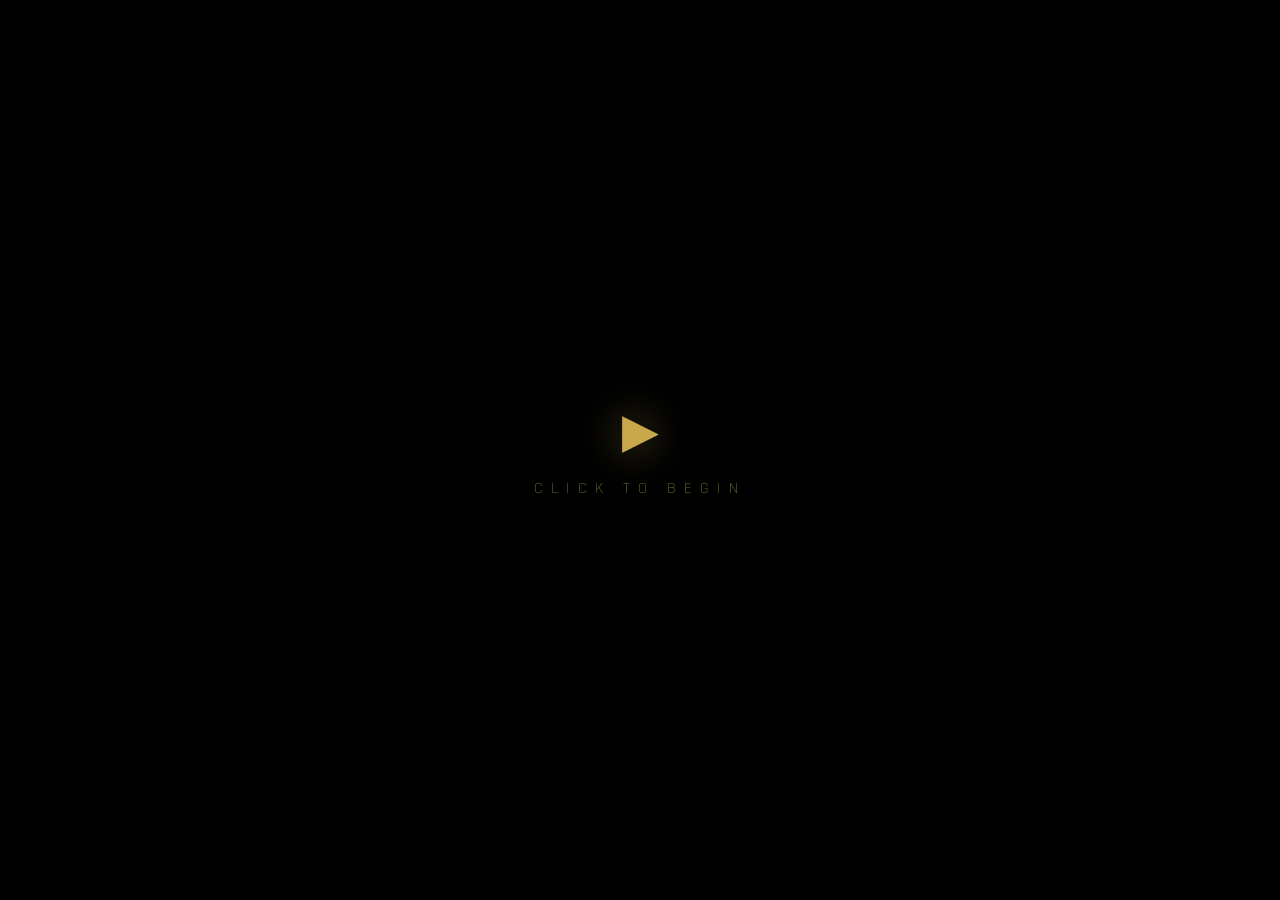
<file: index.html>
<!DOCTYPE html>
<html lang="en">
<head>
    <meta charset="UTF-8">
    <meta name="viewport" content="width=device-width, initial-scale=1.0">
    <title>YAHOSHUVA: ORIGIN ZERO</title>
    <link rel="stylesheet" href="styles.css">
    <link rel="preconnect" href="https://fonts.googleapis.com">
    <link rel="preconnect" href="https://fonts.gstatic.com" crossorigin>
    <link href="https://fonts.googleapis.com/css2?family=Cinzel:wght@400;700;900&family=Rajdhani:wght@300;400;500;600;700&display=swap" rel="stylesheet">
</head>
<body>
    <!-- AUDIO: Atmospheric ambient sound (Web Audio API generated) -->
    <div id="click-to-start" class="click-overlay">
        <div class="click-prompt">
            <div class="click-icon">▶</div>
            <div class="click-text">CLICK TO BEGIN</div>
        </div>
    </div>

    <!-- CINEMATIC OPENING SEQUENCE -->
    <div id="game-container">
        <!-- Phase 1: Total Darkness with particles -->
        <canvas id="particle-canvas"></canvas>

        <!-- Phase 2: Mountain landscape silhouette -->
        <div id="landscape-layer">
            <svg id="mountain-svg" viewBox="0 0 1920 400" preserveAspectRatio="none">
                <!-- Distant mountains (Hassanabad inspired) -->
                <defs>
                    <linearGradient id="sky-gradient" x1="0" y1="0" x2="0" y2="1">
                        <stop offset="0%" stop-color="#0a0a1a"/>
                        <stop offset="40%" stop-color="#1a1a3e"/>
                        <stop offset="70%" stop-color="#2d1b4e"/>
                        <stop offset="100%" stop-color="#4a2040"/>
                    </linearGradient>
                    <linearGradient id="mountain-far" x1="0" y1="0" x2="0" y2="1">
                        <stop offset="0%" stop-color="#1a1a3e"/>
                        <stop offset="100%" stop-color="#0d0d20"/>
                    </linearGradient>
                    <linearGradient id="mountain-mid" x1="0" y1="0" x2="0" y2="1">
                        <stop offset="0%" stop-color="#15152e"/>
                        <stop offset="100%" stop-color="#0a0a18"/>
                    </linearGradient>
                    <linearGradient id="mountain-near" x1="0" y1="0" x2="0" y2="1">
                        <stop offset="0%" stop-color="#0f0f22"/>
                        <stop offset="100%" stop-color="#050510"/>
                    </linearGradient>
                    <filter id="mountain-glow">
                        <feGaussianBlur stdDeviation="2" result="blur"/>
                        <feComposite in="SourceGraphic" in2="blur" operator="over"/>
                    </filter>
                </defs>
                <!-- Far mountain range -->
                <path d="M0,350 L100,320 L200,280 L320,200 L400,170 L480,140 L560,120 L640,100 L700,80 L760,70 L820,85 L880,110 L940,95 L1000,80 L1060,100 L1120,130 L1180,110 L1240,140 L1300,170 L1380,200 L1460,250 L1540,280 L1620,300 L1720,320 L1820,340 L1920,350 L1920,400 L0,400 Z" 
                      fill="url(#mountain-far)" opacity="0.6" filter="url(#mountain-glow)"/>
                <!-- Mid mountain (main peak - Hassanabad) -->
                <path d="M0,380 L200,360 L400,340 L500,300 L600,250 L680,200 L740,160 L800,130 L850,110 L900,95 L940,80 L970,72 L1000,80 L1040,95 L1080,120 L1120,145 L1180,170 L1240,200 L1320,240 L1400,280 L1500,310 L1600,340 L1720,360 L1920,380 L1920,400 L0,400 Z" 
                      fill="url(#mountain-mid)" opacity="0.8"/>
                <!-- Near foothills and farmland -->
                <path d="M0,395 L100,390 L300,385 L500,380 L700,375 L900,370 L1000,372 L1100,375 L1300,380 L1500,385 L1700,390 L1920,395 L1920,400 L0,400 Z" 
                      fill="url(#mountain-near)"/>
            </svg>
            <!-- Horizon glow -->
            <div id="horizon-glow"></div>
        </div>

        <!-- Phase 3: Title Reveal -->
        <div id="title-container">
            <div id="title-pre" class="title-element">—— A LIFE RPG ——</div>
            <div id="title-main" class="title-element">
                <span class="title-name">YAHOSHUVA</span>
            </div>
            <div id="title-sub" class="title-element">
                <span class="title-origin">ORIGIN</span>
                <span class="title-separator">:</span>
                <span class="title-zero">ZERO</span>
            </div>
            <div id="title-tagline" class="title-element">Every legend has a beginning.</div>
            <div id="title-line-left" class="title-line"></div>
            <div id="title-line-right" class="title-line"></div>
        </div>

        <!-- Phase 4: Press to begin -->
        <div id="start-prompt">
            <div class="prompt-text">PRESS ANY KEY TO BEGIN</div>
            <div class="prompt-line"></div>
        </div>

        <!-- Atmospheric overlay effects -->
        <div id="vignette"></div>
        <div id="film-grain"></div>
        <div id="lens-flare"></div>

        <!-- Quick Access Menu -->
        <div id="top-corner-nav" style="position: absolute; top: 20px; right: 24px; z-index: 20;">
            <a href="storybible.html" style="font-family: 'Rajdhani', sans-serif; font-size: 11px; letter-spacing: 3px; color: rgba(201, 168, 76, 0.7); text-decoration: none; border: 1px solid rgba(201, 168, 76, 0.3); padding: 6px 14px; background: rgba(0,0,0,0.5); transition: all 0.3s ease; text-transform: uppercase;">
                📖 MASTER STORY BIBLE
            </a>
        </div>
    </div>

    <script src="opening.js"></script>
</body>
</html>
</file>
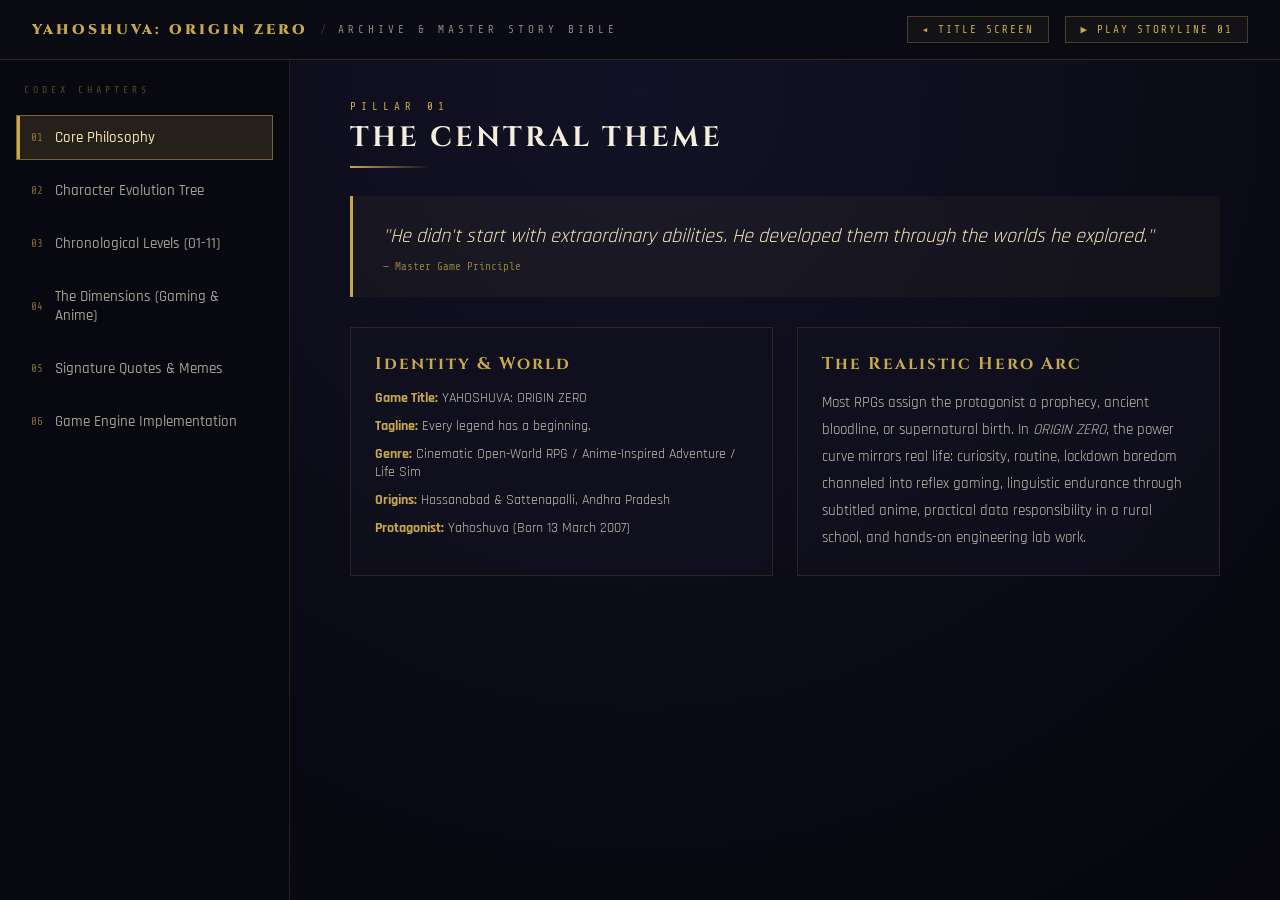
<file: storybible.html>
<!DOCTYPE html>
<html lang="en">
<head>
    <meta charset="UTF-8">
    <meta name="viewport" content="width=device-width, initial-scale=1.0">
    <title>YAHOSHUVA: ORIGIN ZERO — Official Codex & Story Bible</title>
    <link rel="stylesheet" href="storybible.css">
    <link rel="preconnect" href="https://fonts.googleapis.com">
    <link rel="preconnect" href="https://fonts.gstatic.com" crossorigin>
    <link href="https://fonts.googleapis.com/css2?family=Cinzel:wght@400;700;900&family=Rajdhani:wght@300;400;500;600;700&family=Share+Tech+Mono&display=swap" rel="stylesheet">
</head>
<body>
    <div id="codex-app">
        <!-- Top Navigation Bar -->
        <header id="codex-header">
            <div class="header-left">
                <span class="game-tag">YAHOSHUVA: ORIGIN ZERO</span>
                <span class="header-sep">/</span>
                <span class="codex-title">ARCHIVE & MASTER STORY BIBLE</span>
            </div>
            <nav class="nav-links">
                <a href="index.html" class="nav-btn">◂ TITLE SCREEN</a>
                <a href="storyline01.html" class="nav-btn">▶ PLAY STORYLINE 01</a>
            </nav>
        </header>

        <!-- Main Layout with Sidebar and Content Pane -->
        <div id="codex-body">
            <!-- Sidebar Navigation -->
            <aside id="codex-sidebar">
                <div class="sidebar-section-title">CODEX CHAPTERS</div>
                <button class="tab-btn active" data-tab="tab-core">
                    <span class="tab-num">01</span>
                    <span class="tab-label">Core Philosophy</span>
                </button>
                <button class="tab-btn" data-tab="tab-evolution">
                    <span class="tab-num">02</span>
                    <span class="tab-label">Character Evolution Tree</span>
                </button>
                <button class="tab-btn" data-tab="tab-chronology">
                    <span class="tab-num">03</span>
                    <span class="tab-label">Chronological Levels (01-11)</span>
                </button>
                <button class="tab-btn" data-tab="tab-dimensions">
                    <span class="tab-num">04</span>
                    <span class="tab-label">The Dimensions (Gaming & Anime)</span>
                </button>
                <button class="tab-btn" data-tab="tab-quotes">
                    <span class="tab-num">05</span>
                    <span class="tab-label">Signature Quotes & Memes</span>
                </button>
                <button class="tab-btn" data-tab="tab-mechanics">
                    <span class="tab-num">06</span>
                    <span class="tab-label">Game Engine Implementation</span>
                </button>
            </aside>

            <!-- Main Content Area -->
            <main id="codex-main">

                <!-- TAB 1: CORE PHILOSOPHY -->
                <section id="tab-core" class="tab-pane active">
                    <div class="pane-header">
                        <span class="section-badge">PILLAR 01</span>
                        <h2 class="pane-title">THE CENTRAL THEME</h2>
                        <div class="gold-rule"></div>
                    </div>

                    <div class="quote-hero-box">
                        <p class="quote-hero">
                            "He didn't start with extraordinary abilities. He developed them through the worlds he explored."
                        </p>
                        <span class="quote-caption">— Master Game Principle</span>
                    </div>

                    <div class="grid-2-col">
                        <div class="info-card">
                            <h3 class="card-title">Identity & World</h3>
                            <ul class="clean-list">
                                <li><strong>Game Title:</strong> YAHOSHUVA: ORIGIN ZERO</li>
                                <li><strong>Tagline:</strong> Every legend has a beginning.</li>
                                <li><strong>Genre:</strong> Cinematic Open-World RPG / Anime-Inspired Adventure / Life Sim</li>
                                <li><strong>Origins:</strong> Hassanabad & Sattenapalli, Andhra Pradesh</li>
                                <li><strong>Protagonist:</strong> Yahoshuva (Born 13 March 2007)</li>
                            </ul>
                        </div>
                        <div class="info-card">
                            <h3 class="card-title">The Realistic Hero Arc</h3>
                            <p class="card-desc">
                                Most RPGs assign the protagonist a prophecy, ancient bloodline, or supernatural birth. In <em>ORIGIN ZERO</em>, the power curve mirrors real life: curiosity, routine, lockdown boredom channeled into reflex gaming, linguistic endurance through subtitled anime, practical data responsibility in a rural school, and hands-on engineering lab work.
                            </p>
                        </div>
                    </div>
                </section>

                <!-- TAB 2: EVOLUTION TREE -->
                <section id="tab-evolution" class="tab-pane">
                    <div class="pane-header">
                        <span class="section-badge">PILLAR 02</span>
                        <h2 class="pane-title">PLAYER EVOLUTION TREE</h2>
                        <div class="gold-rule"></div>
                    </div>

                    <div class="tree-container">
                        <!-- Node 1 -->
                        <div class="tree-node base-node">
                            <div class="node-badge">STAGE 0</div>
                            <h4 class="node-title">The Ordinary Student</h4>
                            <p class="node-desc">Primary school routine, school bells, textbooks. No superpowers, pure potential.</p>
                        </div>

                        <div class="tree-split-arrow">▼ BRANCHING INTO THE LOCKDOWN DIMENSIONS ▼</div>

                        <!-- Split Branches -->
                        <div class="tree-branches">
                            <div class="tree-node branch-node">
                                <div class="node-badge">DIMENSION 01</div>
                                <h4 class="node-title">The Gamer</h4>
                                <p class="node-desc">Subway Surfers $\rightarrow$ LIMBO $\rightarrow$ Free Fire. Reflexes, tactical planning, hardware survival under 2GB RAM limits.</p>
                            </div>
                            <div class="tree-node branch-node">
                                <div class="node-badge">DIMENSION 02</div>
                                <h4 class="node-title">The Anime Enthusiast</h4>
                                <p class="node-desc">Naruto Telugu $\rightarrow$ English $\rightarrow$ Japanese + Subs. Unlocking "Sharingan Mode" (auditory/visual multitasking) & unbreakable resolve.</p>
                            </div>
                        </div>

                        <div class="tree-converge-arrow">▼ SYNTHESIS: REAL-WORLD IMPACT ▼</div>

                        <!-- Node 3 -->
                        <div class="tree-node bridge-node">
                            <div class="node-badge">TURNING POINT</div>
                            <h4 class="node-title">The ID-Cardless Employee</h4>
                            <p class="node-desc">ZPHS Government school. Entering marks, managing school datasets. Taking real office responsibility with no official title. Salary = Experience.</p>
                        </div>

                        <div class="tree-converge-arrow">▼ MASTER FORM ▼</div>

                        <!-- Node 4 -->
                        <div class="tree-node master-node">
                            <div class="node-badge">CORE PHILOSOPHY</div>
                            <h4 class="node-title">The Practical Learner</h4>
                            <p class="node-desc">Diploma Engineering. <em>"Subjects can be cleared, but the practicals that you have learnt would be with you forever."</em></p>
                        </div>
                    </div>
                </section>

                <!-- TAB 3: CHRONOLOGICAL LEVELS -->
                <section id="tab-chronology" class="tab-pane">
                    <div class="pane-header">
                        <span class="section-badge">PILLAR 03</span>
                        <h2 class="pane-title">STORY LEVELS (01 TO 11)</h2>
                        <div class="gold-rule"></div>
                    </div>

                    <div class="level-timeline">
                        <div class="timeline-item">
                            <div class="tl-left">PROLOGUE</div>
                            <div class="tl-body">
                                <h4>The Origin (13 March 2007)</h4>
                                <p>Hassanabad (native roots) has no hospital. Birth occurs in Sattenapalli; family moves there. Two places, one destiny.</p>
                            </div>
                        </div>
                        <div class="timeline-item">
                            <div class="tl-left">LVL 01</div>
                            <div class="tl-body">
                                <h4>The Ordinary Student</h4>
                                <p>Primary education. A normal student moving through exams, homework, and simple memories.</p>
                            </div>
                        </div>
                        <div class="timeline-item">
                            <div class="tl-left">LVL 02</div>
                            <div class="tl-body">
                                <h4>The Corona Dimension</h4>
                                <p>COVID-19 pandemic shuts the world down. Isolation creates the fertile ground for two great explorations: Gaming and Anime.</p>
                            </div>
                        </div>
                        <div class="timeline-item">
                            <div class="tl-left">LVL 03</div>
                            <div class="tl-body">
                                <h4>First Personal Device</h4>
                                <p>Graduating from family phones to a 2GB RAM / 32GB ROM Android tablet. Personal digital awakening.</p>
                            </div>
                        </div>
                        <div class="timeline-item">
                            <div class="tl-left">LVL 04</div>
                            <div class="tl-body">
                                <h4>The Starter Game Collection</h4>
                                <p>Subway Surfers, Temple Run, Jetpack Joyride, Plants vs. Zombies 1 & 2. Reflexes, defense, timing.</p>
                            </div>
                        </div>
                        <div class="timeline-item">
                            <div class="tl-left">LVL 05</div>
                            <div class="tl-body">
                                <h4>The GOAT Collection: LIMBO & Leo's Fortune</h4>
                                <p>Artistic revelation. Darkness, gravity puzzles, atmosphere. <em>"Not every challenge can be solved by running."</em></p>
                            </div>
                        </div>
                        <div class="timeline-item">
                            <div class="tl-left">LVL 06</div>
                            <div class="tl-body">
                                <h4>Free Fire & The Hardware Boss</h4>
                                <p>Competitive battle royale. The ultimate enemy isn't the opponents—it's the 2GB RAM device facing lag spikes, white screen glitches, and auto shutdown.</p>
                            </div>
                        </div>
                        <div class="timeline-item">
                            <div class="tl-left">LVL 07</div>
                            <div class="tl-body">
                                <h4>The Merit Reward</h4>
                                <p>Academic excellence in 10th yields a new tablet: 4GB RAM / 64GB ROM. Real achievement unlocking game hardware.</p>
                            </div>
                        </div>
                        <div class="timeline-item">
                            <div class="tl-left">LVL 08</div>
                            <div class="tl-body">
                                <h4>The Anime Awakening & Sharingan Technique</h4>
                                <p>Naruto across Telugu $\rightarrow$ English $\rightarrow$ Japanese + Subs. Simultaneously parsing visual, subtitle, and audio channels. The legendary Exam Eve Naruto ritual.</p>
                            </div>
                        </div>
                        <div class="timeline-item">
                            <div class="tl-left">LVL 09</div>
                            <div class="tl-body">
                                <h4>Classroom Restart & The ID-Cardless Employee</h4>
                                <p>Shift to ZPHS Government school. Entering marks, managing school databases, handling computer operations ahead of time.</p>
                            </div>
                        </div>
                        <div class="timeline-item">
                            <div class="tl-left">LVL 10</div>
                            <div class="tl-body">
                                <h4>Board Examination Triumph (92%)</h4>
                                <p>Completing 10th standard with a stellar 92%, proving focus and discipline amid gaming and anime passions.</p>
                            </div>
                        </div>
                        <div class="timeline-item">
                            <div class="tl-left">LVL 11</div>
                            <div class="tl-body">
                                <h4>The Engineering Path (Diploma)</h4>
                                <p>Polytechnic Diploma. Six semesters of labs, electronics, and logic. The timeless realization: Practicals stay forever.</p>
                            </div>
                        </div>
                    </div>
                </section>

                <!-- TAB 4: DIMENSIONS -->
                <section id="tab-dimensions" class="tab-pane">
                    <div class="pane-header">
                        <span class="section-badge">PILLAR 04</span>
                        <h2 class="pane-title">THE DUAL DIMENSIONS</h2>
                        <div class="gold-rule"></div>
                    </div>

                    <div class="grid-2-col">
                        <div class="dimension-box">
                            <div class="dim-tag">DIMENSION 01</div>
                            <h3 class="dim-name">GAMING DISCOVERY</h3>
                            <div class="dim-content">
                                <p class="dim-sub">From casual reflexes to boss-level hardware battles.</p>
                                <div class="dim-badge-row">
                                    <span class="dim-pill">Subway Surfers</span>
                                    <span class="dim-pill">Temple Run</span>
                                    <span class="dim-pill">Jetpack Joyride</span>
                                    <span class="dim-pill">Plants vs Zombies</span>
                                    <span class="dim-pill gold">LIMBO</span>
                                    <span class="dim-pill gold">Leo's Fortune</span>
                                    <span class="dim-pill red">Free Fire</span>
                                </div>
                                <div class="boss-card">
                                    <span class="boss-alert">⚠️ BOSS ENCOUNTER</span>
                                    <h5 class="boss-title">THE HARDWARE LIMITATION (2GB/32GB)</h5>
                                    <p class="boss-desc">Special attacks: <em>Lag Storm, White Screen Crash, Thermal Power-Down</em>. Winning meant optimizing settings, patience, and sheer willpower.</p>
                                </div>
                            </div>
                        </div>

                        <div class="dimension-box">
                            <div class="dim-tag">DIMENSION 02</div>
                            <h3 class="dim-name">ANIME & SHARINGAN</h3>
                            <div class="dim-content">
                                <p class="dim-sub">Linguistic progression and mental stamina.</p>
                                <div class="language-stages">
                                    <div class="lang-step">
                                        <span class="lang-num">STAGE 1</span>
                                        <strong>Telugu Dub:</strong> The initial spark and relatable cultural bridge.
                                    </div>
                                    <div class="lang-step">
                                        <span class="lang-num">STAGE 2</span>
                                        <strong>English Dub:</strong> Pushing through language barriers when Telugu stopped.
                                    </div>
                                    <div class="lang-step">
                                        <span class="lang-num">STAGE 3</span>
                                        <strong>Japanese + English Subs:</strong> "Sharingan Mode" — synchronizing reading subtitles, hearing Japanese tone, and tracking high-speed action simultaneously.
                                    </div>
                                </div>
                                <div class="exam-eve-card">
                                    <span class="eve-badge">THE NIGHT BEFORE 10TH BOARDS</span>
                                    <p class="eve-desc">Revision finished. Exam tomorrow. Before bed: watches Naruto. Enters the hall calm, sharp, and confident.</p>
                                </div>
                            </div>
                        </div>
                    </div>
                </section>

                <!-- TAB 5: QUOTES & MEMES -->
                <section id="tab-quotes" class="tab-pane">
                    <div class="pane-header">
                        <span class="section-badge">PILLAR 05</span>
                        <h2 class="pane-title">QUOTES & MEME VAULT</h2>
                        <div class="gold-rule"></div>
                    </div>

                    <table class="quotes-table">
                        <thead>
                            <tr>
                                <th>Category</th>
                                <th>Line / Quote</th>
                                <th>Context & Game Meaning</th>
                            </tr>
                        </thead>
                        <tbody>
                            <tr>
                                <td><span class="badge-real">CONFIRMED REAL</span></td>
                                <td class="quote-text">"I had to use Sharingan to watch the episode and subtitles parallely."</td>
                                <td>Yahoshuva's technique watching subbed Naruto. In-game: Multi-target focus mechanic.</td>
                            </tr>
                            <tr>
                                <td><span class="badge-real">CONFIRMED REAL</span></td>
                                <td class="quote-text">"Subjects can be cleared, but practicals stay with you forever."</td>
                                <td>Core philosophy. Marks fade; real engineering and problem-solving remain in your inventory.</td>
                            </tr>
                            <tr>
                                <td><span class="badge-real">CONFIRMED REAL</span></td>
                                <td class="quote-text">"God Mode in gaming."</td>
                                <td>Flow state achieved during peak competitive sessions.</td>
                            </tr>
                            <tr>
                                <td><span class="badge-real">CONFIRMED REAL</span></td>
                                <td class="quote-text">"White screen and auto poweroff mode."</td>
                                <td>The humorous reality of gaming on a 2GB tablet under high load.</td>
                            </tr>
                            <tr>
                                <td><span class="badge-real">CONFIRMED REAL</span></td>
                                <td class="quote-text">"ID-cardless employee."</td>
                                <td>Entering marks and handling digital tasks at ZPHS school with no staff ID.</td>
                            </tr>
                            <tr>
                                <td><span class="badge-prop">GAME TAGLINE</span></td>
                                <td class="quote-text">"Every legend has a beginning."</td>
                                <td>Official opening theme and core identity for ORIGIN ZERO.</td>
                            </tr>
                            <tr>
                                <td><span class="badge-prop">PROPOSED MEME</span></td>
                                <td class="quote-text">"The game is ready. The tablet isn't."</td>
                                <td>Battle intro dialogue when entering Level 06 Hardware Boss fight.</td>
                            </tr>
                            <tr>
                                <td><span class="badge-prop">PROPOSED DIALOGUE</span></td>
                                <td class="quote-text">"Designation: Student. Responsibilities: Office work. Employee ID: Not issued. Salary: Experience."</td>
                                <td>Level 09 ZPHS school computer room dialogue prompt.</td>
                            </tr>
                            <tr>
                                <td><span class="badge-prop">PROPOSED DIALOGUE</span></td>
                                <td class="quote-text">"Tomorrow: Board examination. Tonight: One final Naruto mission."</td>
                                <td>Level 08 exam night cutscene narrative.</td>
                            </tr>
                        </tbody>
                    </table>
                </section>

                <!-- TAB 6: GAME ENGINE -->
                <section id="tab-mechanics" class="tab-pane">
                    <div class="pane-header">
                        <span class="section-badge">PILLAR 06</span>
                        <h2 class="pane-title">GAME ENGINE ARCHITECTURE</h2>
                        <div class="gold-rule"></div>
                    </div>

                    <div class="grid-4-col">
                        <div class="pillar-card">
                            <div class="pillar-icon">🎬</div>
                            <h4 class="pillar-title">1. Cutscene</h4>
                            <p class="pillar-desc">Cinematic letterbox, typewriter text, atmospheric procedural audio, and Ken Burns real-reference framing.</p>
                        </div>
                        <div class="pillar-card">
                            <div class="pillar-icon">🎮</div>
                            <h4 class="pillar-title">2. Playable Memory</h4>
                            <p class="pillar-desc">Direct gameplay slice: simulator of the tablet OS, classic runner rhythm, puzzle solving, or exam focus.</p>
                        </div>
                        <div class="pillar-card">
                            <div class="pillar-icon">🎯</div>
                            <h4 class="pillar-title">3. Mission</h4>
                            <p class="pillar-desc">Clear quest goals with RPG feedback: e.g. "Overcome Thermal Throttling" or "Complete School Marks Database".</p>
                        </div>
                        <div class="pillar-card">
                            <div class="pillar-icon">🔓</div>
                            <h4 class="pillar-title">4. Unlock</h4>
                            <p class="pillar-desc">Stat growth (Reflexes +5, Logic +10), hardware upgrades (4GB Tablet), or permanent Codex memory entries.</p>
                        </div>
                    </div>

                    <div class="next-step-box">
                        <h4 class="ns-title">Next Game Milestones (Part 2 & Beyond)</h4>
                        <p class="ns-desc">
                            1. Interactive Tablet Simulator (Level 03 & 04 starter games)<br>
                            2. Boss Battle: Hardware Limitation (Level 06)<br>
                            3. Sharingan Subtitle Concentration Mini-Game (Level 08)<br>
                            4. ZPHS Office Computer Room Simulator (Level 09)
                        </p>
                    </div>
                </section>

            </main>
        </div>
    </div>

    <script src="storybible.js"></script>
</body>
</html>
</file>
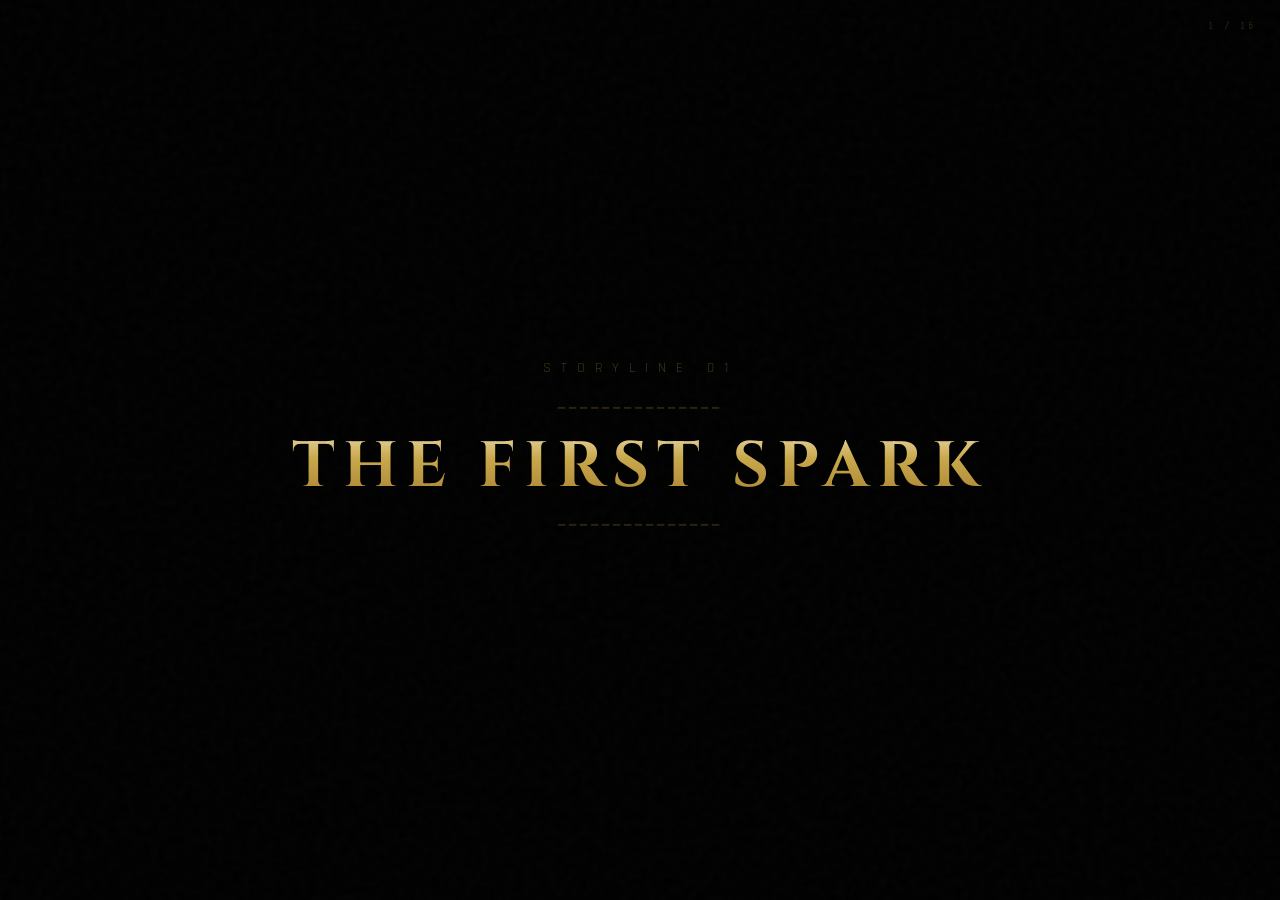
<file: storyline01.html>
<!DOCTYPE html>
<html lang="en">
<head>
    <meta charset="UTF-8">
    <meta name="viewport" content="width=device-width, initial-scale=1.0">
    <title>YAHOSHUVA: ORIGIN ZERO — Storyline 01</title>
    <link rel="stylesheet" href="storyline01.css">
    <link rel="preconnect" href="https://fonts.googleapis.com">
    <link rel="preconnect" href="https://fonts.gstatic.com" crossorigin>
    <link href="https://fonts.googleapis.com/css2?family=Cinzel:wght@400;700;900&family=Rajdhani:wght@300;400;500;600;700&family=Share+Tech+Mono&display=swap" rel="stylesheet">
</head>
<body>
    <!-- ═══ FULL-SCREEN CONTAINER ═══ -->
    <div id="cinema">

        <!-- Background image layer (Ken Burns) -->
        <div id="bg-layer">
            <div id="bg-image-a" class="bg-image"></div>
            <div id="bg-image-b" class="bg-image"></div>
        </div>

        <!-- Dark overlay for readability -->
        <div id="bg-overlay"></div>

        <!-- Vignette -->
        <div id="vignette"></div>

        <!-- Film grain -->
        <div id="film-grain"></div>

        <!-- ═══ CONTENT LAYER ═══ -->
        <div id="content-layer">

            <!-- PROLOGUE TITLE CARD -->
            <section id="scene-prologue-title" class="scene" data-scene="0">
                <div class="chapter-label">STORYLINE 01</div>
                <div class="chapter-title-deco">━━━━━━━━━━━━━━━</div>
                <h1 class="chapter-name">THE FIRST SPARK</h1>
                <div class="chapter-title-deco">━━━━━━━━━━━━━━━</div>
            </section>

            <!-- BLACK SCREEN — HEARTBEAT -->
            <section id="scene-black" class="scene" data-scene="1">
                <div class="black-text-center">
                    <div id="heartbeat-visual" class="heartbeat-ring"></div>
                </div>
            </section>

            <!-- PROLOGUE — BEFORE THE LEGEND -->
            <section id="scene-prologue-card" class="scene" data-scene="2">
                <div class="prologue-header">
                    <div class="age-badge">AGE 12</div>
                    <div class="chapter-label-sm">PROLOGUE</div>
                    <h2 class="prologue-title">BEFORE THE LEGEND</h2>
                    <div class="prologue-line"></div>
                </div>
            </section>

            <!-- NARRATOR 1 -->
            <section id="scene-narrator-1" class="scene" data-scene="3">
                <div class="narrator-box">
                    <div class="narrator-label">NARRATOR</div>
                    <p class="narrator-text" data-typewriter>
                        "Every legend has a beginning.<br><br>
                        Some begin in kingdoms. Some begin in extraordinary places.<br><br>
                        But this one began in a small town, surrounded by ordinary people, simple moments… and an unknown future."
                    </p>
                </div>
            </section>

            <!-- NARRATOR 2 — BIRTH -->
            <section id="scene-narrator-2" class="scene" data-scene="4">
                <div class="narrator-box narrator-centered">
                    <p class="narrator-text narrator-date" data-typewriter>
                        "13 March 2007.<br><br>
                        A new life entered the world."
                    </p>
                </div>
            </section>

            <!-- CHAPTER 01 CARD -->
            <section id="scene-ch01-card" class="scene" data-scene="5">
                <div class="chapter-card">
                    <div class="chapter-number">CHAPTER 01</div>
                    <div class="chapter-divider">
                        <span class="divider-line"></span>
                        <span class="divider-diamond">◆</span>
                        <span class="divider-line"></span>
                    </div>
                    <h2 class="chapter-card-title">THE ORIGIN</h2>
                </div>
            </section>

            <!-- CH01 — TWO PLACES -->
            <section id="scene-ch01-text1" class="scene" data-scene="6">
                <div class="story-panel">
                    <p class="story-text" data-typewriter>
                        The story begins with two places.<br><br>
                        <strong>Hassanabad</strong> — the native village, where the roots of this story belong.<br><br>
                        <strong>Sattenapalli</strong> — the nearby town where Yahoshuva was born, because there was no hospital in Hassanabad.
                    </p>
                </div>
            </section>

            <!-- CH01 — ONE BEGINNING -->
            <section id="scene-ch01-text2" class="scene" data-scene="7">
                <div class="story-panel">
                    <p class="story-text" data-typewriter>
                        After his birth, his family shifted to Sattenapalli.<br><br>
                        Two places. One beginning.<br><br>
                        One would represent his roots. The other would become the setting for the next chapter of his early life.
                    </p>
                </div>
            </section>

            <!-- CHAPTER 02 CARD -->
            <section id="scene-ch02-card" class="scene" data-scene="8">
                <div class="chapter-card">
                    <div class="age-badge age-badge-ch">AGE 7</div>
                    <div class="chapter-number">CHAPTER 02</div>
                    <div class="chapter-divider">
                        <span class="divider-line"></span>
                        <span class="divider-diamond">◆</span>
                        <span class="divider-line"></span>
                    </div>
                    <h2 class="chapter-card-title">A WORLD WAITING<br>TO BE DISCOVERED</h2>
                </div>
            </section>

            <!-- CH02 — SIMPLE WORLD -->
            <section id="scene-ch02-text1" class="scene" data-scene="9">
                <div class="story-panel">
                    <p class="story-text" data-typewriter>
                        The world was still simple.<br><br>
                        No legendary quests. No powerful weapons. No massive open worlds.<br><br>
                        Just childhood, family, curiosity… and little moments that would eventually become memories.
                    </p>
                </div>
            </section>

            <!-- CH02 — BEFORE THE HERO KNOWS -->
            <section id="scene-ch02-text2" class="scene" data-scene="10">
                <div class="story-panel story-panel-center">
                    <p class="story-text story-text-emphasis" data-typewriter>
                        The future protagonist had no idea what was waiting ahead.<br><br>
                        But every great adventure begins before the hero knows they are part of one.
                    </p>
                </div>
            </section>

            <!-- SYSTEM AWAKENS -->
            <section id="scene-system" class="scene" data-scene="11">
                <div class="system-container">
                    <div class="system-scanline"></div>
                    <div class="system-lines">
                        <div class="sys-line" data-delay="0">ORIGIN SYSTEM</div>
                        <div class="sys-line sys-highlight" data-delay="600">INITIALIZED</div>
                        <div class="sys-line" data-delay="1400">_________________________</div>
                        <div class="sys-line" data-delay="2000">PLAYER IDENTIFIED</div>
                        <div class="sys-line sys-player-name" data-delay="2800">YAHOSHUVA</div>
                    </div>
                </div>
            </section>

            <!-- PLAYER CARD -->
            <section id="scene-player-card" class="scene" data-scene="12">
                <div class="player-card">
                    <div class="pc-header">
                        <div class="pc-avatar">
                            <div class="pc-avatar-glow"></div>
                            <div class="pc-avatar-icon">Y</div>
                        </div>
                        <div class="pc-title-block">
                            <div class="pc-name">YAHOSHUVA</div>
                            <div class="pc-subtitle">PLAYER — PROTAGONIST — LEGEND</div>
                        </div>
                    </div>
                    <div class="pc-divider"></div>
                    <div class="pc-stats">
                        <div class="pc-row"><span class="pc-label">Date of Birth</span><span class="pc-value">13 March 2007</span></div>
                        <div class="pc-row"><span class="pc-label">Birthplace</span><span class="pc-value">Sattenapalli</span></div>
                        <div class="pc-row"><span class="pc-label">Native Roots</span><span class="pc-value">Hassanabad</span></div>
                        <div class="pc-row"><span class="pc-label">Current Level</span><span class="pc-value pc-value-gold">01</span></div>
                        <div class="pc-row"><span class="pc-label">Chapter</span><span class="pc-value">The Origin</span></div>
                        <div class="pc-row"><span class="pc-label">Main Quest</span><span class="pc-value pc-value-quest">Discover Your Beginning</span></div>
                    </div>
                    <div class="pc-footer">
                        <div class="pc-xp-bar">
                            <div class="pc-xp-fill"></div>
                        </div>
                        <div class="pc-xp-text">LVL 01 — ORIGIN</div>
                    </div>
                </div>
            </section>

            <!-- SYSTEM MESSAGE -->
            <section id="scene-sys-msg" class="scene" data-scene="13">
                <div class="system-msg-container">
                    <div class="sys-msg-icon">◈</div>
                    <div class="sys-msg-label">SYSTEM MESSAGE</div>
                    <div class="sys-msg-lines">
                        <p class="sys-msg-text" data-typewriter>
                            "Your journey has been initialized."<br><br>
                            "Your past contains memories. Your future contains possibilities."<br><br>
                            "The first chapter begins now."
                        </p>
                    </div>
                </div>
            </section>

            <!-- ENDING NARRATION -->
            <section id="scene-ending" class="scene" data-scene="14">
                <div class="narrator-box narrator-centered">
                    <div class="narrator-label">NARRATOR</div>
                    <p class="narrator-text" data-typewriter>
                        "He didn't know what life had planned for him. He didn't know about the challenges, failures, friendships, victories… or worlds he would discover.<br><br>
                        He was just beginning.<br><br>
                        And this was only Level 01."
                    </p>
                </div>
            </section>

            <!-- END CARD -->
            <section id="scene-end-card" class="scene" data-scene="15">
                <div class="end-card">
                    <div class="end-label">END OF STORYLINE 01</div>
                    <div class="end-divider">━━━━━━━━━━━━</div>
                    <div class="end-title">THE FIRST SPARK</div>

                    <!-- CLIMAX PHILOSOPHY QUOTE (Audio Plays Here) -->
                    <div id="failbetter-quote-box" class="failbetter-quote-box">
                        <div class="fb-quote-tag">CORE PHILOSOPHY</div>
                        <p class="fb-quote-text">
                            "Ever tried. Ever failed. No matter.<br>
                            Try again. Fail again. <span>Fail better.</span>"
                        </p>
                        <div class="fb-quote-sub">— Samuel Beckett &bull; Peter Dinklage</div>
                    </div>

                    <div class="end-continued">TO BE CONTINUED...</div>
                    <div class="end-next">Next: Complete Chapter 01</div>
                    <div style="margin-top: 24px; display: flex; gap: 16px; justify-content: center;">
                        <a href="storybible.html" style="font-family: 'Share Tech Mono', monospace; font-size: 11px; letter-spacing: 2px; color: #c9a84c; text-decoration: none; border: 1px solid rgba(201, 168, 76, 0.4); padding: 8px 18px; background: rgba(201, 168, 76, 0.1); transition: all 0.25s ease;">
                            📖 OPEN MASTER STORY BIBLE
                        </a>
                        <a href="index.html" style="font-family: 'Share Tech Mono', monospace; font-size: 11px; letter-spacing: 2px; color: rgba(229, 222, 201, 0.7); text-decoration: none; border: 1px solid rgba(255, 255, 255, 0.2); padding: 8px 18px; background: rgba(0, 0, 0, 0.4); transition: all 0.25s ease;">
                            ◂ TITLE SCREEN
                        </a>
                    </div>
                </div>
            </section>

        </div><!-- /content-layer -->

        <!-- Advance prompt -->
        <div id="advance-prompt">
            <span class="advance-icon">▸</span>
            <span class="advance-text">CLICK OR PRESS SPACE</span>
        </div>

        <!-- Scene counter -->
        <div id="scene-counter">
            <span id="scene-current">1</span> / <span id="scene-total">16</span>
        </div>

    </div><!-- /cinema -->

    <script src="storyline01.js"></script>
</body>
</html>
</file>
<file: styles.css>
/* ═══════════════════════════════════════════════════════════
   YAHOSHUVA: ORIGIN ZERO — Title Screen Styles
   A cinematic AAA opening experience
   ═══════════════════════════════════════════════════════════ */

/* ── Reset & Foundation ── */
*, *::before, *::after {
    margin: 0;
    padding: 0;
    box-sizing: border-box;
}

html, body {
    width: 100%;
    height: 100%;
    overflow: hidden;
    background: #000;
    cursor: default;
}

/* ── Click-to-Start Overlay ── */
.click-overlay {
    position: fixed;
    top: 0; left: 0;
    width: 100%; height: 100%;
    background: #000;
    display: flex;
    align-items: center;
    justify-content: center;
    z-index: 10000;
    cursor: pointer;
    transition: opacity 0.8s ease;
}

.click-overlay.hidden {
    opacity: 0;
    pointer-events: none;
}

.click-prompt {
    text-align: center;
    animation: clickPulse 2s ease-in-out infinite;
}

.click-icon {
    font-size: 48px;
    color: #c9a84c;
    margin-bottom: 20px;
    filter: drop-shadow(0 0 20px rgba(201, 168, 76, 0.5));
}

.click-text {
    font-family: 'Rajdhani', sans-serif;
    font-weight: 300;
    font-size: 16px;
    letter-spacing: 8px;
    color: rgba(201, 168, 76, 0.7);
    text-transform: uppercase;
}

@keyframes clickPulse {
    0%, 100% { opacity: 0.6; transform: scale(1); }
    50% { opacity: 1; transform: scale(1.05); }
}

/* ── Game Container ── */
#game-container {
    position: fixed;
    top: 0; left: 0;
    width: 100%; height: 100%;
    background: #000;
    overflow: hidden;
}

/* ── Particle Canvas ── */
#particle-canvas {
    position: absolute;
    top: 0; left: 0;
    width: 100%; height: 100%;
    z-index: 1;
}

/* ── Landscape Layer ── */
#landscape-layer {
    position: absolute;
    bottom: 0; left: 0;
    width: 100%; height: 45%;
    z-index: 2;
    opacity: 0;
    transform: translateY(30px);
    transition: opacity 3s ease, transform 4s ease;
}

#landscape-layer.visible {
    opacity: 1;
    transform: translateY(0);
}

#mountain-svg {
    position: absolute;
    bottom: 0; left: 0;
    width: 100%; height: 100%;
}

#horizon-glow {
    position: absolute;
    bottom: 40%;
    left: 50%;
    transform: translateX(-50%);
    width: 120%;
    height: 120px;
    background: radial-gradient(ellipse at center, 
        rgba(201, 168, 76, 0.15) 0%, 
        rgba(201, 168, 76, 0.05) 40%, 
        transparent 70%);
    opacity: 0;
    transition: opacity 4s ease;
    filter: blur(20px);
}

#landscape-layer.visible #horizon-glow {
    opacity: 1;
}

/* ── Title Container ── */
#title-container {
    position: absolute;
    top: 50%;
    left: 50%;
    transform: translate(-50%, -55%);
    text-align: center;
    z-index: 5;
    width: 90%;
    max-width: 900px;
}

.title-element {
    opacity: 0;
    transform: translateY(20px);
}

/* Pre-title */
#title-pre {
    font-family: 'Rajdhani', sans-serif;
    font-weight: 300;
    font-size: clamp(10px, 1.2vw, 14px);
    letter-spacing: 12px;
    color: rgba(201, 168, 76, 0.6);
    text-transform: uppercase;
    margin-bottom: 20px;
}

/* Main Title: YAHOSHUVA */
#title-main {
    margin-bottom: 5px;
    line-height: 1;
}

.title-name {
    font-family: 'Cinzel', serif;
    font-weight: 900;
    font-size: clamp(40px, 8vw, 110px);
    color: transparent;
    background: linear-gradient(180deg, 
        #f0e6c0 0%, 
        #c9a84c 30%, 
        #a0792c 60%, 
        #c9a84c 80%, 
        #f0e6c0 100%);
    -webkit-background-clip: text;
    background-clip: text;
    letter-spacing: 12px;
    filter: drop-shadow(0 0 40px rgba(201, 168, 76, 0.4))
           drop-shadow(0 4px 8px rgba(0, 0, 0, 0.8));
    text-shadow: none;
}

/* Subtitle: ORIGIN ZERO */
#title-sub {
    font-family: 'Cinzel', serif;
    font-size: clamp(18px, 3.5vw, 48px);
    letter-spacing: 16px;
    margin-bottom: 30px;
    line-height: 1.2;
}

.title-origin {
    color: transparent;
    background: linear-gradient(180deg, #e0d4a8 0%, #c9a84c 50%, #a0792c 100%);
    -webkit-background-clip: text;
    background-clip: text;
    font-weight: 700;
}

.title-separator {
    color: rgba(201, 168, 76, 0.4);
    margin: 0 4px;
    font-weight: 400;
}

.title-zero {
    color: transparent;
    background: linear-gradient(180deg, #ffffff 0%, #c0c0c0 40%, #808080 100%);
    -webkit-background-clip: text;
    background-clip: text;
    font-weight: 400;
}

/* Decorative lines */
.title-line {
    position: absolute;
    top: 50%;
    height: 1px;
    width: 0;
    background: linear-gradient(90deg, transparent, rgba(201, 168, 76, 0.6), transparent);
    transition: width 2s ease;
}

#title-line-left {
    right: 100%;
    margin-right: 30px;
    background: linear-gradient(90deg, transparent, rgba(201, 168, 76, 0.5));
}

#title-line-right {
    left: 100%;
    margin-left: 30px;
    background: linear-gradient(90deg, rgba(201, 168, 76, 0.5), transparent);
}

.title-line.visible {
    width: 200px;
}

/* Tagline */
#title-tagline {
    font-family: 'Rajdhani', sans-serif;
    font-weight: 300;
    font-size: clamp(12px, 1.6vw, 20px);
    letter-spacing: 6px;
    color: rgba(255, 255, 255, 0.5);
    font-style: italic;
    margin-top: 10px;
}

/* ── Title Reveal Animations ── */
.title-element.reveal-pre {
    animation: fadeSlideUp 2s ease forwards;
}

.title-element.reveal-main {
    animation: titleStrike 1.8s cubic-bezier(0.16, 1, 0.3, 1) forwards;
}

.title-element.reveal-sub {
    animation: fadeSlideUp 2s ease 0.3s forwards;
}

.title-element.reveal-tagline {
    animation: fadeSlideUp 2.5s ease forwards;
}

@keyframes fadeSlideUp {
    0% { opacity: 0; transform: translateY(20px); }
    100% { opacity: 1; transform: translateY(0); }
}

@keyframes titleStrike {
    0% { 
        opacity: 0; 
        transform: translateY(20px) scale(0.9);
        filter: blur(10px);
    }
    30% {
        opacity: 1;
        filter: blur(0);
    }
    50% {
        transform: translateY(-5px) scale(1.02);
    }
    100% { 
        opacity: 1; 
        transform: translateY(0) scale(1);
        filter: blur(0);
    }
}

/* ── Title Flash Effect ── */
#title-main.flash::after {
    content: '';
    position: absolute;
    top: 50%; left: 50%;
    transform: translate(-50%, -50%);
    width: 200%;
    height: 200%;
    background: radial-gradient(ellipse at center,
        rgba(201, 168, 76, 0.3) 0%,
        rgba(201, 168, 76, 0.1) 30%,
        transparent 60%);
    animation: titleFlash 2s ease-out forwards;
    pointer-events: none;
}

@keyframes titleFlash {
    0% { opacity: 1; transform: translate(-50%, -50%) scale(0.5); }
    100% { opacity: 0; transform: translate(-50%, -50%) scale(2); }
}

/* ── Start Prompt ── */
#start-prompt {
    position: absolute;
    bottom: 8%;
    left: 50%;
    transform: translateX(-50%);
    text-align: center;
    z-index: 6;
    opacity: 0;
    transition: opacity 1s ease;
}

#start-prompt.visible {
    opacity: 1;
}

.prompt-text {
    font-family: 'Rajdhani', sans-serif;
    font-weight: 400;
    font-size: clamp(10px, 1.2vw, 14px);
    letter-spacing: 8px;
    color: rgba(201, 168, 76, 0.5);
    text-transform: uppercase;
    animation: promptPulse 3s ease-in-out infinite;
}

.prompt-line {
    width: 40px;
    height: 1px;
    background: rgba(201, 168, 76, 0.3);
    margin: 12px auto 0;
    animation: promptPulse 3s ease-in-out infinite;
}

@keyframes promptPulse {
    0%, 100% { opacity: 0.3; }
    50% { opacity: 0.9; }
}

/* ── Atmospheric Overlays ── */
#vignette {
    position: absolute;
    top: 0; left: 0;
    width: 100%; height: 100%;
    background: radial-gradient(ellipse at center, 
        transparent 40%, 
        rgba(0, 0, 0, 0.7) 100%);
    z-index: 3;
    pointer-events: none;
}

#film-grain {
    position: absolute;
    top: -50%; left: -50%;
    width: 200%; height: 200%;
    z-index: 4;
    pointer-events: none;
    opacity: 0.03;
    background-image: url("data:image/svg+xml,%3Csvg viewBox='0 0 256 256' xmlns='http://www.w3.org/2000/svg'%3E%3Cfilter id='noise'%3E%3CfeTurbulence type='fractalNoise' baseFrequency='0.9' numOctaves='4' stitchTiles='stitch'/%3E%3C/filter%3E%3Crect width='100%25' height='100%25' filter='url(%23noise)' opacity='1'/%3E%3C/svg%3E");
    animation: grainShift 0.5s steps(4) infinite;
}

@keyframes grainShift {
    0% { transform: translate(0, 0); }
    25% { transform: translate(-2%, -3%); }
    50% { transform: translate(3%, 1%); }
    75% { transform: translate(-1%, 3%); }
    100% { transform: translate(2%, -2%); }
}

#lens-flare {
    position: absolute;
    top: 0; left: 0;
    width: 100%; height: 100%;
    z-index: 3;
    pointer-events: none;
    opacity: 0;
    background: radial-gradient(circle at 50% 45%, 
        rgba(201, 168, 76, 0.08) 0%, 
        transparent 50%);
    transition: opacity 3s ease;
}

#lens-flare.visible {
    opacity: 1;
}

/* ── Breathing ambient light on title ── */
@keyframes ambientBreath {
    0%, 100% { 
        filter: drop-shadow(0 0 40px rgba(201, 168, 76, 0.3))
               drop-shadow(0 4px 8px rgba(0, 0, 0, 0.8));
    }
    50% { 
        filter: drop-shadow(0 0 60px rgba(201, 168, 76, 0.5))
               drop-shadow(0 4px 12px rgba(0, 0, 0, 0.9));
    }
}

.title-name.breathing {
    animation: ambientBreath 4s ease-in-out infinite;
}

/* ── Responsive adjustments ── */
@media (max-width: 768px) {
    #title-sub {
        letter-spacing: 8px;
    }
    #title-pre {
        letter-spacing: 6px;
    }
    .title-line {
        display: none;
    }
}

@media (max-height: 500px) {
    #title-container {
        transform: translate(-50%, -50%);
    }
    #title-pre {
        margin-bottom: 8px;
    }
    #title-sub {
        margin-bottom: 12px;
    }
}
</file>
<file: storybible.css>
/* ═══════════════════════════════════════════════════════════
   YAHOSHUVA: ORIGIN ZERO — Official Codex & Story Bible Styles
   ═══════════════════════════════════════════════════════════ */

*, *::before, *::after {
    margin: 0;
    padding: 0;
    box-sizing: border-box;
}

html, body {
    width: 100%;
    height: 100%;
    background: #07070d;
    color: #e5dec9;
    font-family: 'Rajdhani', sans-serif;
    overflow: hidden;
}

/* App Container */
#codex-app {
    display: flex;
    flex-direction: column;
    height: 100vh;
    width: 100vw;
    background: radial-gradient(circle at 50% 10%, #121226 0%, #06060c 100%);
}

/* Header */
#codex-header {
    height: 60px;
    background: rgba(10, 10, 20, 0.95);
    border-bottom: 1px solid rgba(201, 168, 76, 0.2);
    display: flex;
    align-items: center;
    justify-content: space-between;
    padding: 0 32px;
    z-index: 10;
}

.header-left {
    display: flex;
    align-items: center;
    gap: 12px;
}

.game-tag {
    font-family: 'Cinzel', serif;
    font-weight: 900;
    font-size: 14px;
    letter-spacing: 3px;
    color: #c9a84c;
}

.header-sep {
    color: rgba(201, 168, 76, 0.3);
}

.codex-title {
    font-family: 'Share Tech Mono', monospace;
    font-size: 11px;
    letter-spacing: 4px;
    color: rgba(229, 222, 201, 0.6);
}

.nav-links {
    display: flex;
    gap: 16px;
}

.nav-btn {
    text-decoration: none;
    font-family: 'Share Tech Mono', monospace;
    font-size: 11px;
    letter-spacing: 2px;
    color: #c9a84c;
    border: 1px solid rgba(201, 168, 76, 0.3);
    padding: 6px 14px;
    transition: all 0.25s ease;
    background: rgba(201, 168, 76, 0.05);
}

.nav-btn:hover {
    background: #c9a84c;
    color: #07070d;
    box-shadow: 0 0 15px rgba(201, 168, 76, 0.4);
}

/* Main Layout */
#codex-body {
    display: flex;
    flex: 1;
    overflow: hidden;
}

/* Sidebar */
#codex-sidebar {
    width: 290px;
    background: rgba(8, 8, 16, 0.9);
    border-right: 1px solid rgba(201, 168, 76, 0.15);
    padding: 24px 16px;
    display: flex;
    flex-direction: column;
    gap: 8px;
    overflow-y: auto;
}

.sidebar-section-title {
    font-family: 'Share Tech Mono', monospace;
    font-size: 10px;
    letter-spacing: 4px;
    color: rgba(201, 168, 76, 0.4);
    margin-bottom: 12px;
    padding-left: 8px;
}

.tab-btn {
    background: transparent;
    border: 1px solid transparent;
    color: rgba(229, 222, 201, 0.7);
    padding: 12px 14px;
    text-align: left;
    display: flex;
    align-items: center;
    gap: 12px;
    cursor: pointer;
    font-family: 'Rajdhani', sans-serif;
    font-size: 15px;
    font-weight: 500;
    transition: all 0.2s ease;
}

.tab-btn:hover {
    background: rgba(201, 168, 76, 0.08);
    color: #fff;
    border-color: rgba(201, 168, 76, 0.2);
}

.tab-btn.active {
    background: rgba(201, 168, 76, 0.15);
    border-color: rgba(201, 168, 76, 0.5);
    color: #f7e7b5;
    box-shadow: inset 3px 0 0 #c9a84c;
}

.tab-num {
    font-family: 'Share Tech Mono', monospace;
    font-size: 11px;
    color: rgba(201, 168, 76, 0.6);
}

/* Main Pane */
#codex-main {
    flex: 1;
    padding: 40px 60px;
    overflow-y: auto;
}

.tab-pane {
    display: none;
    animation: fadeIn 0.4s ease forwards;
}

.tab-pane.active {
    display: block;
}

@keyframes fadeIn {
    from { opacity: 0; transform: translateY(10px); }
    to { opacity: 1; transform: translateY(0); }
}

.pane-header {
    margin-bottom: 28px;
}

.section-badge {
    font-family: 'Share Tech Mono', monospace;
    font-size: 11px;
    letter-spacing: 5px;
    color: #c9a84c;
    display: block;
    margin-bottom: 6px;
}

.pane-title {
    font-family: 'Cinzel', serif;
    font-weight: 700;
    font-size: 28px;
    letter-spacing: 3px;
    color: #f5eedb;
}

.gold-rule {
    width: 80px;
    height: 2px;
    background: linear-gradient(90deg, #c9a84c, transparent);
    margin-top: 10px;
}

/* Hero Box */
.quote-hero-box {
    background: rgba(201, 168, 76, 0.05);
    border-left: 3px solid #c9a84c;
    padding: 24px 30px;
    margin-bottom: 30px;
    border-radius: 0 4px 4px 0;
}

.quote-hero {
    font-size: 20px;
    font-style: italic;
    color: #f5e4ba;
    line-height: 1.6;
}

.quote-caption {
    display: block;
    font-family: 'Share Tech Mono', monospace;
    font-size: 11px;
    color: rgba(201, 168, 76, 0.7);
    margin-top: 8px;
}

/* Grids */
.grid-2-col {
    display: grid;
    grid-template-columns: 1fr 1fr;
    gap: 24px;
}

.grid-4-col {
    display: grid;
    grid-template-columns: repeat(4, 1fr);
    gap: 20px;
}

.info-card {
    background: rgba(16, 16, 30, 0.7);
    border: 1px solid rgba(201, 168, 76, 0.15);
    padding: 24px;
}

.card-title {
    font-family: 'Cinzel', serif;
    font-size: 17px;
    letter-spacing: 2px;
    color: #c9a84c;
    margin-bottom: 14px;
}

.card-desc {
    font-size: 15px;
    line-height: 1.8;
    color: rgba(229, 222, 201, 0.85);
}

.clean-list {
    list-style: none;
    display: flex;
    flex-direction: column;
    gap: 10px;
}

.clean-list li {
    font-size: 14px;
    color: rgba(229, 222, 201, 0.85);
}

.clean-list strong {
    color: #c9a84c;
}

/* Evolution Tree */
.tree-container {
    display: flex;
    flex-direction: column;
    align-items: center;
    gap: 16px;
    max-width: 800px;
    margin: 0 auto;
}

.tree-node {
    width: 100%;
    background: rgba(15, 15, 28, 0.85);
    border: 1px solid rgba(201, 168, 76, 0.2);
    padding: 20px 24px;
    text-align: center;
    position: relative;
    transition: transform 0.2s ease, border-color 0.2s ease;
}

.tree-node:hover {
    transform: scale(1.02);
    border-color: #c9a84c;
}

.node-badge {
    font-family: 'Share Tech Mono', monospace;
    font-size: 10px;
    letter-spacing: 4px;
    color: #c9a84c;
    margin-bottom: 6px;
}

.node-title {
    font-family: 'Cinzel', serif;
    font-size: 18px;
    letter-spacing: 2px;
    color: #fff;
    margin-bottom: 8px;
}

.node-desc {
    font-size: 14px;
    color: rgba(229, 222, 201, 0.8);
    line-height: 1.6;
}

.tree-split-arrow, .tree-converge-arrow {
    font-family: 'Share Tech Mono', monospace;
    font-size: 10px;
    letter-spacing: 3px;
    color: rgba(201, 168, 76, 0.5);
    margin: 4px 0;
}

.tree-branches {
    display: grid;
    grid-template-columns: 1fr 1fr;
    gap: 20px;
    width: 100%;
}

.master-node {
    border-color: rgba(201, 168, 76, 0.6);
    background: rgba(30, 25, 15, 0.4);
    box-shadow: 0 0 25px rgba(201, 168, 76, 0.15);
}

/* Timeline */
.level-timeline {
    display: flex;
    flex-direction: column;
    gap: 16px;
}

.timeline-item {
    display: flex;
    background: rgba(12, 12, 22, 0.7);
    border-left: 2px solid rgba(201, 168, 76, 0.3);
    padding: 16px 20px;
    gap: 20px;
    transition: background 0.2s ease, border-color 0.2s ease;
}

.timeline-item:hover {
    background: rgba(20, 20, 36, 0.85);
    border-left-color: #c9a84c;
}

.tl-left {
    font-family: 'Share Tech Mono', monospace;
    font-size: 12px;
    color: #c9a84c;
    width: 80px;
    flex-shrink: 0;
    letter-spacing: 2px;
    padding-top: 2px;
}

.tl-body h4 {
    font-family: 'Cinzel', serif;
    font-size: 16px;
    color: #f7eecf;
    margin-bottom: 6px;
}

.tl-body p {
    font-size: 14px;
    color: rgba(229, 222, 201, 0.8);
    line-height: 1.6;
}

/* Dimensions */
.dimension-box {
    background: rgba(14, 14, 26, 0.8);
    border: 1px solid rgba(201, 168, 76, 0.15);
    padding: 24px;
}

.dim-tag {
    font-family: 'Share Tech Mono', monospace;
    font-size: 10px;
    letter-spacing: 4px;
    color: #c9a84c;
    margin-bottom: 6px;
}

.dim-name {
    font-family: 'Cinzel', serif;
    font-size: 20px;
    color: #fff;
    margin-bottom: 8px;
}

.dim-sub {
    font-size: 13px;
    color: rgba(229, 222, 201, 0.7);
    margin-bottom: 16px;
}

.dim-badge-row {
    display: flex;
    flex-wrap: wrap;
    gap: 8px;
    margin-bottom: 20px;
}

.dim-pill {
    font-family: 'Share Tech Mono', monospace;
    font-size: 10px;
    padding: 4px 10px;
    border: 1px solid rgba(229, 222, 201, 0.2);
    background: rgba(255, 255, 255, 0.03);
    color: rgba(229, 222, 201, 0.8);
}

.dim-pill.gold {
    border-color: #c9a84c;
    color: #f5eedb;
    background: rgba(201, 168, 76, 0.1);
}

.dim-pill.red {
    border-color: #d9534f;
    color: #ff9999;
    background: rgba(217, 83, 79, 0.1);
}

.boss-card {
    background: rgba(40, 15, 15, 0.4);
    border: 1px solid rgba(217, 83, 79, 0.3);
    padding: 16px;
}

.boss-alert {
    font-family: 'Share Tech Mono', monospace;
    font-size: 10px;
    color: #ff6666;
    letter-spacing: 2px;
    display: block;
    margin-bottom: 4px;
}

.boss-title {
    font-family: 'Cinzel', serif;
    font-size: 14px;
    color: #ffcccc;
    margin-bottom: 6px;
}

.boss-desc {
    font-size: 13px;
    color: rgba(255, 220, 220, 0.8);
    line-height: 1.5;
}

.language-stages {
    display: flex;
    flex-direction: column;
    gap: 12px;
    margin-bottom: 20px;
}

.lang-step {
    font-size: 13px;
    line-height: 1.6;
    background: rgba(255, 255, 255, 0.02);
    padding: 10px 14px;
    border-left: 2px solid rgba(201, 168, 76, 0.3);
}

.lang-num {
    font-family: 'Share Tech Mono', monospace;
    font-size: 9px;
    color: #c9a84c;
    display: block;
    margin-bottom: 2px;
}

.exam-eve-card {
    background: rgba(20, 30, 45, 0.4);
    border: 1px solid rgba(100, 150, 220, 0.3);
    padding: 16px;
}

.eve-badge {
    font-family: 'Share Tech Mono', monospace;
    font-size: 10px;
    color: #88bbff;
    letter-spacing: 2px;
    display: block;
    margin-bottom: 6px;
}

.eve-desc {
    font-size: 13px;
    color: rgba(220, 235, 255, 0.8);
    line-height: 1.5;
}

/* Quotes Table */
.quotes-table {
    width: 100%;
    border-collapse: collapse;
    background: rgba(12, 12, 22, 0.7);
    border: 1px solid rgba(201, 168, 76, 0.15);
}

.quotes-table th {
    background: rgba(20, 20, 35, 0.9);
    font-family: 'Share Tech Mono', monospace;
    font-size: 11px;
    letter-spacing: 2px;
    color: #c9a84c;
    padding: 14px 18px;
    text-align: left;
    border-bottom: 1px solid rgba(201, 168, 76, 0.2);
}

.quotes-table td {
    padding: 14px 18px;
    border-bottom: 1px solid rgba(255, 255, 255, 0.04);
    font-size: 14px;
    line-height: 1.6;
}

.quote-text {
    font-style: italic;
    color: #f7eecf;
    font-weight: 500;
}

.badge-real {
    font-family: 'Share Tech Mono', monospace;
    font-size: 9px;
    letter-spacing: 1px;
    padding: 3px 8px;
    background: rgba(50, 180, 100, 0.15);
    color: #66ffaa;
    border: 1px solid rgba(50, 180, 100, 0.3);
}

.badge-prop {
    font-family: 'Share Tech Mono', monospace;
    font-size: 9px;
    letter-spacing: 1px;
    padding: 3px 8px;
    background: rgba(201, 168, 76, 0.15);
    color: #ffd777;
    border: 1px solid rgba(201, 168, 76, 0.3);
}

/* Engine Pillars */
.pillar-card {
    background: rgba(14, 14, 26, 0.8);
    border: 1px solid rgba(201, 168, 76, 0.15);
    padding: 20px;
    text-align: center;
}

.pillar-icon {
    font-size: 28px;
    margin-bottom: 12px;
}

.pillar-title {
    font-family: 'Cinzel', serif;
    font-size: 15px;
    color: #c9a84c;
    margin-bottom: 8px;
}

.pillar-desc {
    font-size: 13px;
    line-height: 1.6;
    color: rgba(229, 222, 201, 0.75);
}

.next-step-box {
    margin-top: 30px;
    background: rgba(201, 168, 76, 0.05);
    border: 1px solid rgba(201, 168, 76, 0.25);
    padding: 24px 30px;
}

.ns-title {
    font-family: 'Cinzel', serif;
    font-size: 17px;
    color: #c9a84c;
    margin-bottom: 10px;
}

.ns-desc {
    font-family: 'Share Tech Mono', monospace;
    font-size: 13px;
    line-height: 1.9;
    color: rgba(229, 222, 201, 0.85);
}

/* Responsive */
@media (max-width: 900px) {
    #codex-body {
        flex-direction: column;
    }
    #codex-sidebar {
        width: 100%;
        height: auto;
        flex-direction: row;
        overflow-x: auto;
    }
    .grid-2-col, .grid-4-col {
        grid-template-columns: 1fr;
    }
    .tree-branches {
        grid-template-columns: 1fr;
    }
    #codex-main {
        padding: 24px;
    }
}
</file>
<file: storyline01.css>
/* ═══════════════════════════════════════════════════════════
   YAHOSHUVA: ORIGIN ZERO — Storyline 01 Styles
   Cinematic Visual Novel Experience
   ═══════════════════════════════════════════════════════════ */

/* ── Reset ── */
*, *::before, *::after { margin: 0; padding: 0; box-sizing: border-box; }

html, body {
    width: 100%; height: 100%;
    overflow: hidden;
    background: #000;
    font-family: 'Rajdhani', sans-serif;
    color: #e0d8c8;
}

/* ═══ CINEMA CONTAINER ═══ */
#cinema {
    position: fixed;
    top: 0; left: 0;
    width: 100%; height: 100%;
    background: #000;
    overflow: hidden;
}

/* ═══ BACKGROUND IMAGE LAYER ═══ */
#bg-layer {
    position: absolute;
    top: 0; left: 0;
    width: 100%; height: 100%;
    z-index: 1;
}

.bg-image {
    position: absolute;
    top: 0; left: 0;
    width: 100%; height: 100%;
    background-size: cover;
    background-position: center;
    opacity: 0;
    transition: opacity 2s ease;
    transform: scale(1);
}

.bg-image.active {
    opacity: 1;
}

/* Ken Burns variations */
.bg-image.ken-burns-in {
    animation: kenBurnsIn 20s ease forwards;
}
.bg-image.ken-burns-out {
    animation: kenBurnsOut 20s ease forwards;
}
.bg-image.ken-burns-left {
    animation: kenBurnsLeft 20s ease forwards;
}
.bg-image.ken-burns-right {
    animation: kenBurnsRight 20s ease forwards;
}

@keyframes kenBurnsIn {
    from { transform: scale(1); }
    to { transform: scale(1.12); }
}
@keyframes kenBurnsOut {
    from { transform: scale(1.15); }
    to { transform: scale(1); }
}
@keyframes kenBurnsLeft {
    from { transform: scale(1.08) translateX(0); }
    to { transform: scale(1.08) translateX(-3%); }
}
@keyframes kenBurnsRight {
    from { transform: scale(1.08) translateX(-3%); }
    to { transform: scale(1.08) translateX(0); }
}

/* Dark overlay */
#bg-overlay {
    position: absolute;
    top: 0; left: 0;
    width: 100%; height: 100%;
    background: rgba(0, 0, 0, 0.55);
    z-index: 2;
    transition: background 2s ease;
}

#bg-overlay.darker { background: rgba(0, 0, 0, 0.75); }
#bg-overlay.darkest { background: rgba(0, 0, 0, 0.92); }
#bg-overlay.full-black { background: rgba(0, 0, 0, 1); }

/* Vignette */
#vignette {
    position: absolute;
    top: 0; left: 0;
    width: 100%; height: 100%;
    background: radial-gradient(ellipse at center, transparent 40%, rgba(0,0,0,0.8) 100%);
    z-index: 3;
    pointer-events: none;
}

/* Film grain */
#film-grain {
    position: absolute;
    top: -50%; left: -50%;
    width: 200%; height: 200%;
    z-index: 4;
    pointer-events: none;
    opacity: 0.025;
    background-image: url("data:image/svg+xml,%3Csvg viewBox='0 0 256 256' xmlns='http://www.w3.org/2000/svg'%3E%3Cfilter id='n'%3E%3CfeTurbulence type='fractalNoise' baseFrequency='0.85' numOctaves='4' stitchTiles='stitch'/%3E%3C/filter%3E%3Crect width='100%25' height='100%25' filter='url(%23n)' opacity='1'/%3E%3C/svg%3E");
    animation: grainShift 0.4s steps(5) infinite;
}

@keyframes grainShift {
    0% { transform: translate(0, 0); }
    20% { transform: translate(-2%, -3%); }
    40% { transform: translate(3%, 1%); }
    60% { transform: translate(-1%, 3%); }
    80% { transform: translate(2%, -2%); }
    100% { transform: translate(0, 0); }
}

/* ═══ CONTENT LAYER ═══ */
#content-layer {
    position: absolute;
    top: 0; left: 0;
    width: 100%; height: 100%;
    z-index: 5;
    display: flex;
    align-items: center;
    justify-content: center;
}

/* ═══ SCENE (each full-screen section) ═══ */
.scene {
    position: absolute;
    top: 0; left: 0;
    width: 100%; height: 100%;
    display: flex;
    align-items: center;
    justify-content: center;
    flex-direction: column;
    opacity: 0;
    pointer-events: none;
    transition: opacity 1.5s ease;
    padding: 40px;
}

.scene.active {
    opacity: 1;
    pointer-events: auto;
}

/* ═══ STORYLINE TITLE CARD (Scene 0) ═══ */
.chapter-label {
    font-family: 'Rajdhani', sans-serif;
    font-weight: 300;
    font-size: clamp(10px, 1.2vw, 14px);
    letter-spacing: 10px;
    color: rgba(201, 168, 76, 0.5);
    text-transform: uppercase;
    margin-bottom: 16px;
}

.chapter-title-deco {
    color: rgba(201, 168, 76, 0.2);
    font-size: 12px;
    letter-spacing: 4px;
    margin: 8px 0;
}

.chapter-name {
    font-family: 'Cinzel', serif;
    font-weight: 700;
    font-size: clamp(28px, 5vw, 64px);
    color: transparent;
    background: linear-gradient(180deg, #f0e6c0 0%, #c9a84c 40%, #a0792c 100%);
    -webkit-background-clip: text;
    background-clip: text;
    letter-spacing: 8px;
    text-align: center;
}

/* ═══ BLACK SCREEN / HEARTBEAT (Scene 1) ═══ */
.black-text-center {
    display: flex;
    align-items: center;
    justify-content: center;
    width: 100%;
    height: 100%;
}

.heartbeat-ring {
    width: 80px; height: 80px;
    border: 2px solid rgba(201, 168, 76, 0);
    border-radius: 50%;
    transition: border-color 0.1s;
}

.heartbeat-ring.beat {
    border-color: rgba(201, 168, 76, 0.4);
    box-shadow: 0 0 40px rgba(201, 168, 76, 0.15), inset 0 0 20px rgba(201, 168, 76, 0.08);
    animation: heartBeat 0.4s ease-out;
}

@keyframes heartBeat {
    0% { transform: scale(1); border-color: rgba(201, 168, 76, 0.5); }
    50% { transform: scale(1.15); }
    100% { transform: scale(1); border-color: rgba(201, 168, 76, 0); }
}

/* ═══ PROLOGUE HEADER (Scene 2) ═══ */
.prologue-header {
    text-align: center;
}

.age-badge {
    font-family: 'Share Tech Mono', monospace;
    font-size: clamp(10px, 1vw, 13px);
    letter-spacing: 6px;
    color: rgba(201, 168, 76, 0.6);
    border: 1px solid rgba(201, 168, 76, 0.2);
    padding: 6px 20px;
    display: inline-block;
    margin-bottom: 24px;
}

.chapter-label-sm {
    font-family: 'Rajdhani', sans-serif;
    font-weight: 300;
    font-size: clamp(10px, 1vw, 13px);
    letter-spacing: 10px;
    color: rgba(201, 168, 76, 0.4);
    text-transform: uppercase;
    margin-bottom: 8px;
}

.prologue-title {
    font-family: 'Cinzel', serif;
    font-weight: 700;
    font-size: clamp(24px, 4vw, 52px);
    color: transparent;
    background: linear-gradient(180deg, #f0e6c0 0%, #c9a84c 50%, #8a6520 100%);
    -webkit-background-clip: text;
    background-clip: text;
    letter-spacing: 6px;
}

.prologue-line {
    width: 60px;
    height: 1px;
    background: rgba(201, 168, 76, 0.3);
    margin: 20px auto 0;
}

/* ═══ NARRATOR BOX ═══ */
.narrator-box {
    max-width: 720px;
    width: 90%;
    padding: 30px 40px;
    position: relative;
}

.narrator-box::before {
    content: '';
    position: absolute;
    left: 0; top: 0;
    width: 2px; height: 100%;
    background: linear-gradient(180deg, transparent, rgba(201, 168, 76, 0.3), transparent);
}

.narrator-centered::before { display: none; }

.narrator-centered {
    text-align: center;
}

.narrator-label {
    font-family: 'Share Tech Mono', monospace;
    font-size: 10px;
    letter-spacing: 6px;
    color: rgba(201, 168, 76, 0.4);
    margin-bottom: 16px;
    position: relative;
    display: inline-flex;
    align-items: center;
    gap: 10px;
}

/* Voice indicator — pulsing waveform bars next to NARRATOR label */
.narrator-label::after {
    content: '🔊';
    font-size: 12px;
    animation: speakerPulse 1.5s ease-in-out infinite;
    opacity: 0.6;
}

@keyframes speakerPulse {
    0%, 100% { opacity: 0.3; transform: scale(1); }
    50% { opacity: 0.8; transform: scale(1.15); }
}

.narrator-text {
    font-family: 'Rajdhani', sans-serif;
    font-weight: 400;
    font-size: clamp(15px, 1.8vw, 22px);
    line-height: 1.9;
    color: rgba(230, 220, 200, 0.85);
    font-style: italic;
}

.narrator-date {
    font-size: clamp(20px, 2.8vw, 36px);
    font-weight: 500;
    color: rgba(230, 220, 200, 0.9);
    letter-spacing: 2px;
}

/* Typewriter cursor */
.typewriter-cursor {
    display: inline-block;
    width: 2px;
    height: 1.1em;
    background: rgba(201, 168, 76, 0.7);
    margin-left: 2px;
    vertical-align: text-bottom;
    animation: cursorBlink 0.8s step-end infinite;
}

.typewriter-cursor.hidden { opacity: 0; }

@keyframes cursorBlink {
    0%, 100% { opacity: 1; }
    50% { opacity: 0; }
}

/* ═══ CHAPTER CARD ═══ */
.chapter-card {
    text-align: center;
}

.chapter-number {
    font-family: 'Rajdhani', sans-serif;
    font-weight: 300;
    font-size: clamp(10px, 1.2vw, 14px);
    letter-spacing: 10px;
    color: rgba(201, 168, 76, 0.5);
    margin-bottom: 16px;
}

.chapter-divider {
    display: flex;
    align-items: center;
    justify-content: center;
    gap: 12px;
    margin: 12px 0;
}

.divider-line {
    width: 60px;
    height: 1px;
    background: rgba(201, 168, 76, 0.25);
}

.divider-diamond {
    color: rgba(201, 168, 76, 0.4);
    font-size: 8px;
}

.chapter-card-title {
    font-family: 'Cinzel', serif;
    font-weight: 700;
    font-size: clamp(24px, 4.5vw, 56px);
    color: transparent;
    background: linear-gradient(180deg, #f0e6c0 0%, #c9a84c 50%, #8a6520 100%);
    -webkit-background-clip: text;
    background-clip: text;
    letter-spacing: 5px;
    line-height: 1.3;
}

.age-badge-ch {
    margin-bottom: 20px;
}

/* ═══ STORY PANEL ═══ */
.story-panel {
    max-width: 700px;
    width: 90%;
    padding: 20px 0;
}

.story-text {
    font-family: 'Rajdhani', sans-serif;
    font-weight: 400;
    font-size: clamp(15px, 1.7vw, 21px);
    line-height: 1.9;
    color: rgba(230, 220, 200, 0.85);
}

.story-text strong {
    color: rgba(201, 168, 76, 0.9);
    font-weight: 600;
}

.story-panel-center { text-align: center; }

.story-text-emphasis {
    font-size: clamp(17px, 2vw, 24px);
    font-weight: 500;
    color: rgba(230, 220, 200, 0.9);
}

/* ═══ SYSTEM AWAKENING ═══ */
.system-container {
    position: relative;
    width: 90%;
    max-width: 600px;
    text-align: center;
    padding: 40px;
}

.system-scanline {
    position: absolute;
    top: 0; left: 0;
    width: 100%; height: 2px;
    background: rgba(201, 168, 76, 0.15);
    animation: scanlineMove 3s linear infinite;
    z-index: 1;
}

@keyframes scanlineMove {
    0% { top: 0; }
    100% { top: 100%; }
}

.sys-line {
    font-family: 'Share Tech Mono', monospace;
    font-size: clamp(12px, 1.4vw, 17px);
    letter-spacing: 6px;
    color: rgba(201, 168, 76, 0.6);
    margin: 8px 0;
    opacity: 0;
    transform: translateY(8px);
    transition: opacity 0.6s ease, transform 0.6s ease;
}

.sys-line.visible {
    opacity: 1;
    transform: translateY(0);
}

.sys-highlight {
    font-size: clamp(16px, 2vw, 24px);
    color: rgba(201, 168, 76, 0.9);
    letter-spacing: 12px;
    text-shadow: 0 0 20px rgba(201, 168, 76, 0.3);
}

.sys-player-name {
    font-family: 'Cinzel', serif;
    font-size: clamp(32px, 5vw, 60px);
    font-weight: 900;
    letter-spacing: 8px;
    margin-top: 16px;
    color: transparent;
    background: linear-gradient(180deg, #f0e6c0 0%, #c9a84c 40%, #a0792c 100%);
    -webkit-background-clip: text;
    background-clip: text;
    text-shadow: none;
    filter: drop-shadow(0 0 30px rgba(201, 168, 76, 0.3));
}

/* ═══ PLAYER CARD ═══ */
.player-card {
    width: 90%;
    max-width: 480px;
    border: 1px solid rgba(201, 168, 76, 0.15);
    background: rgba(10, 10, 20, 0.85);
    padding: 0;
    position: relative;
    overflow: hidden;
}

.player-card::before {
    content: '';
    position: absolute;
    top: 0; left: 0;
    width: 100%; height: 100%;
    background: linear-gradient(135deg, rgba(201, 168, 76, 0.03) 0%, transparent 50%, rgba(201, 168, 76, 0.02) 100%);
    pointer-events: none;
}

/* Card corner accents */
.player-card::after {
    content: '';
    position: absolute;
    top: 0; left: 0;
    width: 30px; height: 30px;
    border-top: 1px solid rgba(201, 168, 76, 0.4);
    border-left: 1px solid rgba(201, 168, 76, 0.4);
    pointer-events: none;
}

.pc-header {
    display: flex;
    align-items: center;
    padding: 24px 28px;
    gap: 20px;
}

.pc-avatar {
    position: relative;
    width: 56px; height: 56px;
    flex-shrink: 0;
}

.pc-avatar-glow {
    position: absolute;
    top: 50%; left: 50%;
    transform: translate(-50%, -50%);
    width: 56px; height: 56px;
    border-radius: 50%;
    border: 1px solid rgba(201, 168, 76, 0.3);
    animation: avatarPulse 3s ease-in-out infinite;
}

@keyframes avatarPulse {
    0%, 100% { box-shadow: 0 0 15px rgba(201, 168, 76, 0.1); }
    50% { box-shadow: 0 0 30px rgba(201, 168, 76, 0.25); }
}

.pc-avatar-icon {
    position: absolute;
    top: 50%; left: 50%;
    transform: translate(-50%, -50%);
    font-family: 'Cinzel', serif;
    font-weight: 900;
    font-size: 24px;
    color: rgba(201, 168, 76, 0.8);
}

.pc-name {
    font-family: 'Cinzel', serif;
    font-weight: 700;
    font-size: clamp(18px, 2.5vw, 26px);
    letter-spacing: 4px;
    color: transparent;
    background: linear-gradient(180deg, #f0e6c0 0%, #c9a84c 100%);
    -webkit-background-clip: text;
    background-clip: text;
}

.pc-subtitle {
    font-family: 'Rajdhani', sans-serif;
    font-weight: 300;
    font-size: 10px;
    letter-spacing: 4px;
    color: rgba(201, 168, 76, 0.4);
    margin-top: 4px;
}

.pc-divider {
    width: 100%;
    height: 1px;
    background: linear-gradient(90deg, transparent, rgba(201, 168, 76, 0.2), transparent);
}

.pc-stats {
    padding: 20px 28px;
}

.pc-row {
    display: flex;
    justify-content: space-between;
    align-items: center;
    padding: 8px 0;
    border-bottom: 1px solid rgba(201, 168, 76, 0.05);
    opacity: 0;
    transform: translateX(-10px);
    transition: opacity 0.5s ease, transform 0.5s ease;
}

.pc-row.visible {
    opacity: 1;
    transform: translateX(0);
}

.pc-label {
    font-family: 'Rajdhani', sans-serif;
    font-weight: 400;
    font-size: clamp(11px, 1.2vw, 14px);
    letter-spacing: 3px;
    color: rgba(180, 170, 150, 0.5);
    text-transform: uppercase;
}

.pc-value {
    font-family: 'Share Tech Mono', monospace;
    font-size: clamp(12px, 1.3vw, 15px);
    color: rgba(230, 220, 200, 0.8);
    letter-spacing: 1px;
}

.pc-value-gold {
    color: rgba(201, 168, 76, 0.9);
    font-weight: 700;
    font-size: clamp(16px, 1.6vw, 20px);
}

.pc-value-quest {
    color: rgba(140, 200, 140, 0.8);
    font-style: italic;
}

.pc-footer {
    padding: 16px 28px 20px;
}

.pc-xp-bar {
    width: 100%;
    height: 3px;
    background: rgba(201, 168, 76, 0.1);
    border-radius: 2px;
    overflow: hidden;
}

.pc-xp-fill {
    width: 0;
    height: 100%;
    background: linear-gradient(90deg, rgba(201, 168, 76, 0.6), rgba(201, 168, 76, 0.9));
    border-radius: 2px;
    transition: width 2s ease;
}

.pc-xp-fill.animate { width: 8%; }

.pc-xp-text {
    font-family: 'Share Tech Mono', monospace;
    font-size: 9px;
    letter-spacing: 4px;
    color: rgba(201, 168, 76, 0.35);
    margin-top: 8px;
    text-align: right;
}

/* ═══ SYSTEM MESSAGE ═══ */
.system-msg-container {
    text-align: center;
    max-width: 640px;
    width: 90%;
}

.sys-msg-icon {
    font-size: 28px;
    color: rgba(201, 168, 76, 0.4);
    margin-bottom: 16px;
    animation: iconPulse 2s ease-in-out infinite;
}

@keyframes iconPulse {
    0%, 100% { opacity: 0.4; transform: scale(1); }
    50% { opacity: 0.8; transform: scale(1.1); }
}

.sys-msg-label {
    font-family: 'Share Tech Mono', monospace;
    font-size: 10px;
    letter-spacing: 8px;
    color: rgba(201, 168, 76, 0.4);
    margin-bottom: 24px;
}

.sys-msg-text {
    font-family: 'Rajdhani', sans-serif;
    font-weight: 400;
    font-size: clamp(14px, 1.7vw, 20px);
    line-height: 2;
    color: rgba(201, 168, 76, 0.7);
    font-style: italic;
}

/* ═══ END CARD ═══ */
.end-card {
    text-align: center;
}

.end-label {
    font-family: 'Rajdhani', sans-serif;
    font-weight: 300;
    font-size: clamp(10px, 1vw, 13px);
    letter-spacing: 8px;
    color: rgba(201, 168, 76, 0.4);
    margin-bottom: 12px;
}

.end-divider {
    color: rgba(201, 168, 76, 0.15);
    font-size: 10px;
    letter-spacing: 4px;
    margin: 12px 0;
}

.end-title {
    font-family: 'Cinzel', serif;
    font-weight: 700;
    font-size: clamp(22px, 4vw, 48px);
    color: transparent;
    background: linear-gradient(180deg, #f0e6c0 0%, #c9a84c 50%, #8a6520 100%);
    -webkit-background-clip: text;
    background-clip: text;
    letter-spacing: 5px;
    margin-bottom: 8px;
}

.end-spacer { height: 40px; }

/* ═══ FAIL BETTER QUOTE CLIMAX (Plays with Audio) ═══ */
.failbetter-quote-box {
    margin: 24px auto 28px;
    max-width: 580px;
    padding: 20px 28px;
    background: radial-gradient(circle at top, rgba(201, 168, 76, 0.12) 0%, rgba(10, 10, 15, 0.75) 100%);
    border: 1px solid rgba(201, 168, 76, 0.35);
    border-radius: 4px;
    box-shadow: 0 0 35px rgba(201, 168, 76, 0.12), inset 0 0 20px rgba(201, 168, 76, 0.05);
    text-align: center;
    opacity: 0;
    transform: translateY(12px) scale(0.97);
    transition: opacity 1.2s ease, transform 1.2s cubic-bezier(0.16, 1, 0.3, 1), box-shadow 1.5s ease;
}

.failbetter-quote-box.visible {
    opacity: 1;
    transform: translateY(0) scale(1);
    box-shadow: 0 0 50px rgba(201, 168, 76, 0.22), inset 0 0 30px rgba(201, 168, 76, 0.08);
}

.fb-quote-tag {
    font-family: 'Share Tech Mono', monospace;
    font-size: 10px;
    letter-spacing: 5px;
    color: rgba(201, 168, 76, 0.65);
    margin-bottom: 12px;
}

.fb-quote-text {
    font-family: 'Cinzel', serif;
    font-weight: 700;
    font-size: clamp(16px, 2vw, 23px);
    line-height: 1.6;
    color: #f7eed8;
    letter-spacing: 1.5px;
    text-shadow: 0 0 20px rgba(201, 168, 76, 0.35);
    margin: 0 0 12px;
}

.fb-quote-text span {
    color: #e6b840;
    text-shadow: 0 0 25px rgba(230, 184, 64, 0.6);
}

.fb-quote-sub {
    font-family: 'Rajdhani', sans-serif;
    font-weight: 500;
    font-size: 11px;
    letter-spacing: 3px;
    color: rgba(201, 168, 76, 0.45);
    text-transform: uppercase;
}

.end-continued {
    font-family: 'Rajdhani', sans-serif;
    font-weight: 500;
    font-size: clamp(14px, 1.8vw, 22px);
    letter-spacing: 6px;
    color: rgba(230, 220, 200, 0.7);
    animation: continuedPulse 3s ease-in-out infinite;
}

@keyframes continuedPulse {
    0%, 100% { opacity: 0.5; }
    50% { opacity: 1; }
}

.end-next {
    font-family: 'Rajdhani', sans-serif;
    font-weight: 300;
    font-size: clamp(10px, 1vw, 13px);
    letter-spacing: 4px;
    color: rgba(201, 168, 76, 0.3);
    margin-top: 20px;
}

/* ═══ ADVANCE PROMPT ═══ */
#advance-prompt {
    position: absolute;
    bottom: 24px;
    left: 50%;
    transform: translateX(-50%);
    z-index: 10;
    display: flex;
    align-items: center;
    gap: 8px;
    opacity: 0;
    transition: opacity 0.8s ease;
}

#advance-prompt.visible { opacity: 1; }
#advance-prompt.hidden { opacity: 0; }

.advance-icon {
    color: rgba(201, 168, 76, 0.5);
    font-size: 12px;
    animation: advancePulse 2s ease-in-out infinite;
}

.advance-text {
    font-family: 'Rajdhani', sans-serif;
    font-weight: 300;
    font-size: 10px;
    letter-spacing: 5px;
    color: rgba(201, 168, 76, 0.35);
    animation: advancePulse 2s ease-in-out infinite;
}

@keyframes advancePulse {
    0%, 100% { opacity: 0.4; }
    50% { opacity: 0.9; }
}

/* ═══ SCENE COUNTER ═══ */
#scene-counter {
    position: absolute;
    top: 20px;
    right: 24px;
    z-index: 10;
    font-family: 'Share Tech Mono', monospace;
    font-size: 10px;
    letter-spacing: 3px;
    color: rgba(201, 168, 76, 0.2);
}

/* ═══ SCENE TRANSITIONS ═══ */
.scene-enter { animation: sceneEnter 1.5s ease forwards; }

@keyframes sceneEnter {
    from { opacity: 0; transform: translateY(15px); }
    to { opacity: 1; transform: translateY(0); }
}

/* ═══ RESPONSIVE ═══ */
@media (max-width: 600px) {
    .narrator-box { padding: 20px 24px; }
    .pc-header { padding: 16px 20px; }
    .pc-stats { padding: 12px 20px; }
    .scene { padding: 24px; }
}
</file>
